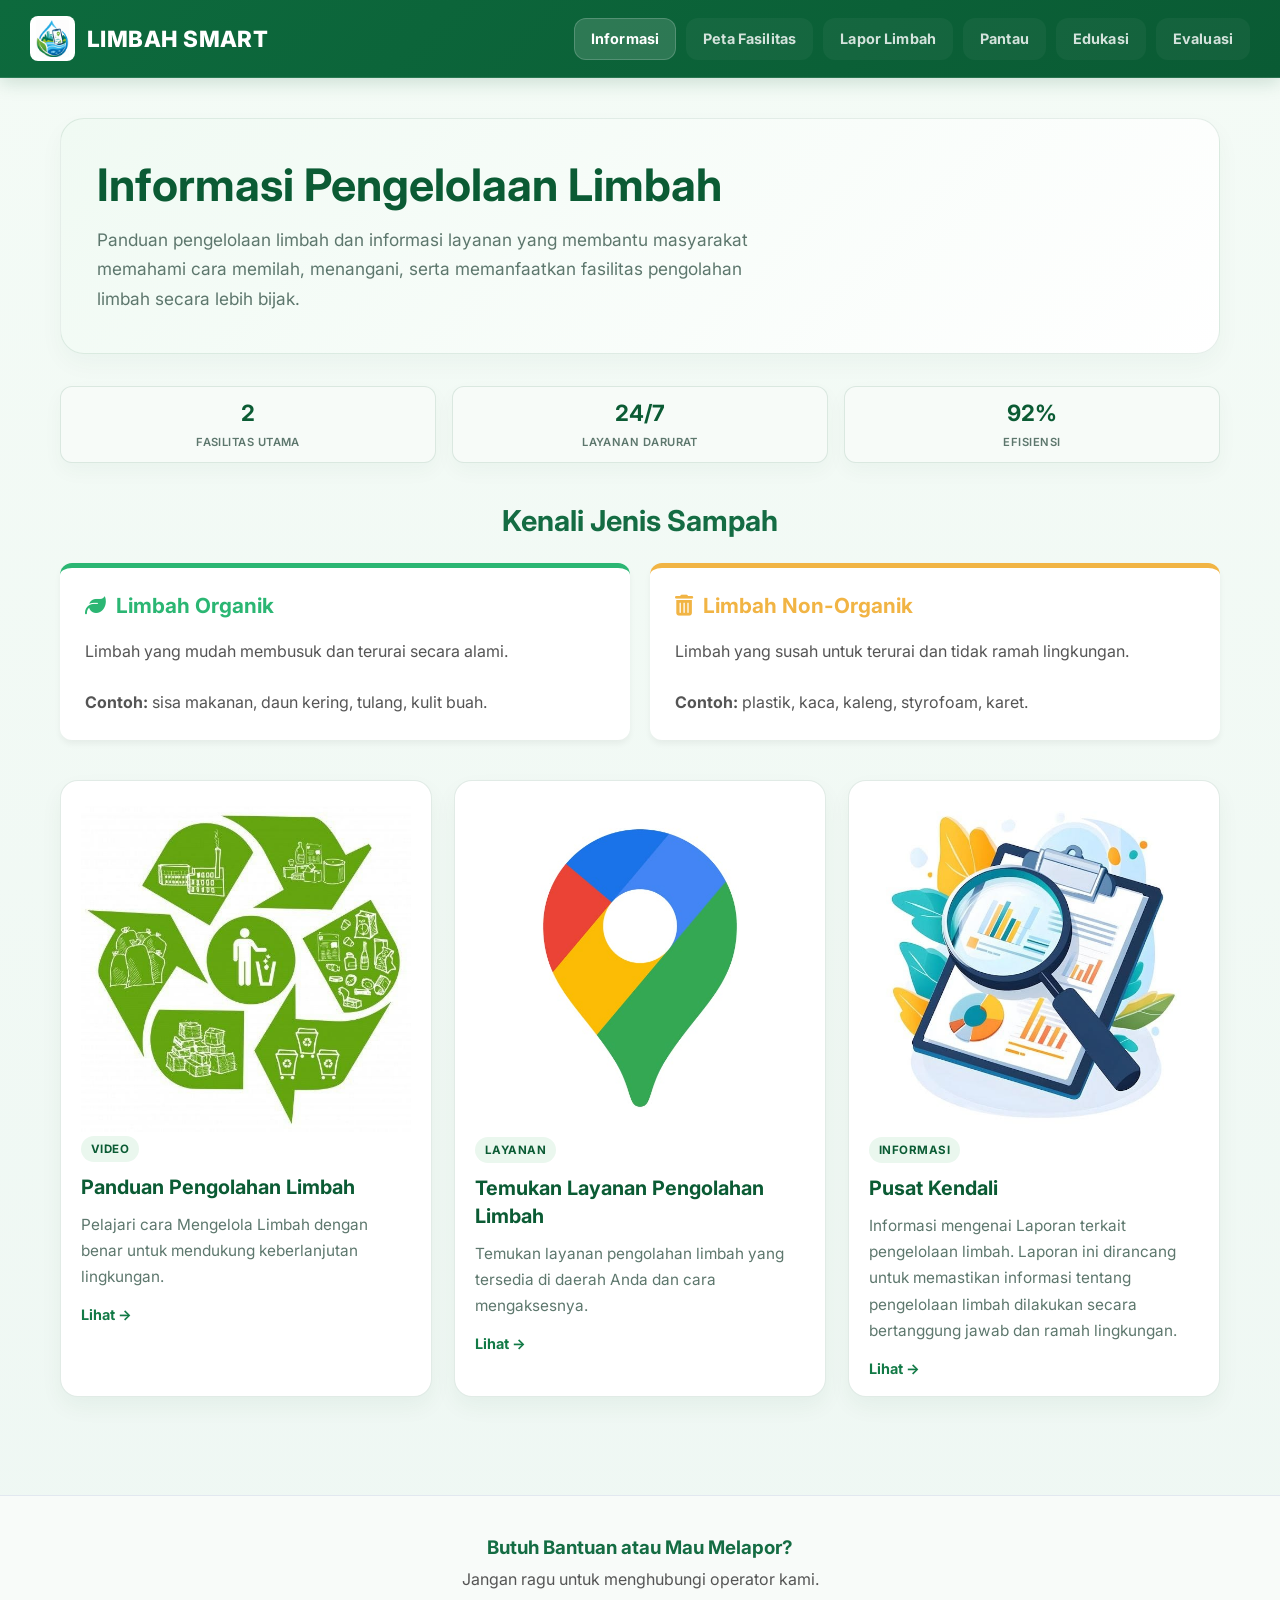
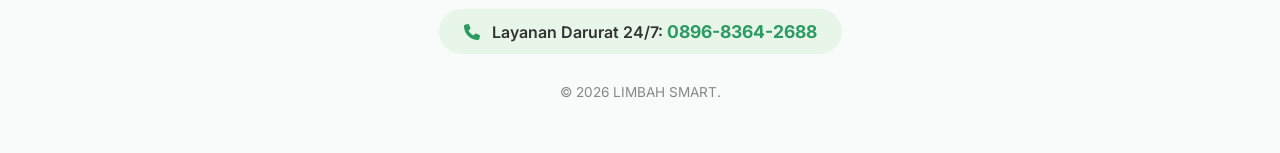
<file: index.html>
<!DOCTYPE html>
<html lang="id">
<head>
    <meta charset="UTF-8" />
    <meta name="viewport" content="width=device-width, initial-scale=1.0" />
    
    <title>Pengelolaan Limbah: Panduan &amp; Layanan | LIMBAH SMART</title>
    <meta name="description" content="Pelajari jenis limbah, cara mengelolanya, dan temukan informasi fasilitas serta layanan pengelolaan limbah melalui LIMBAH SMART." />
    <meta name="robots" content="index, follow" />
    <meta property="og:type" content="website" />
    <meta property="og:locale" content="id_ID" />
    <meta property="og:title" content="Pengelolaan Limbah | LIMBAH SMART" />
    <meta property="og:description" content="Panduan jenis limbah, pengelolaan, fasilitas, dan layanan untuk masyarakat." />
    <link rel="icon" type="image/png" href="logo.png">
    <link href="https://fonts.googleapis.com/css2?family=Inter:wght@400;500;600;700;800&display=swap" rel="stylesheet" />
    <link rel="stylesheet" href="https://cdnjs.cloudflare.com/ajax/libs/font-awesome/6.4.0/css/all.min.css" />
    <link rel="stylesheet" href="style.css" />
    <style>
        .hero h1 {
            margin: 0 0 12px;
            font-size: clamp(2rem, 4vw, 2.8rem);
            color: var(--green-900);
            line-height: 1.2;
        }
    </style>
  <meta name="google-site-verification" content="2adEpEyQBLhI-SVwzEgvsaIX6ro2l11Eip681XDTUWU" />
</head>
<body>
    <header>
        <div class="brand">
            <img src="logo.png" alt="Logo LIMBAH SMART" width="40" height="40"  />
            <span>LIMBAH SMART</span>
        </div>

        <nav aria-label="Navigasi utama">
            <a href="index.html" class="active">Informasi</a>
            <a href="peta.html">Peta Fasilitas</a>
            <a href="lapor.html">Lapor Limbah</a>
            <a href="pantau.html">Pantau</a>
            <a href="edukasi.html">Edukasi</a>
            <a href="dashboard.html">Evaluasi</a>
        </nav>
    </header>

    <main class="container">
        <section class="hero">
            <h1>Informasi Pengelolaan Limbah</h1>
            <p>Panduan pengelolaan limbah dan informasi layanan yang membantu masyarakat memahami cara memilah, menangani, serta memanfaatkan fasilitas pengolahan limbah secara lebih bijak.</p>
        </section>

        <div class="stats-row">
            <div class="stat-box">
                <strong>2</strong>
                <span>Fasilitas utama</span>
            </div>
            <div class="stat-box">
                <strong>24/7</strong>
                <span>Layanan darurat</span>
            </div>
            <div class="stat-box">
                <strong>92%</strong>
                <span>Efisiensi</span>
            </div>
        </div>

       <!-- Sesi Kotak Edukasi Sampah (Versi Bersih) -->
        <section class="jenis-sampah">
            <h2>Kenali Jenis Sampah </h2>
            <div class="sampah-grid">
                <div class="sampah-card organik">
                    <h3><i class="fa-solid fa-leaf"></i> Limbah Organik</h3>
                    <p>Limbah yang mudah membusuk dan terurai secara alami. <br><br><strong>Contoh:</strong> sisa makanan, daun kering, tulang, kulit buah.</p>
                </div>
                <div class="sampah-card anorganik">
                    <h3><i class="fa-solid fa-trash-can"></i> Limbah Non-Organik</h3>
                    <p>Limbah yang susah untuk terurai dan tidak ramah lingkungan. <br><br><strong>Contoh:</strong> plastik, kaca, kaleng, styrofoam, karet.</p>
                </div>
            </div>
        </section>
        <div class="grid-cards">
            <article class="card">
                <div class="card-body">
                    <img src="edukasi.jpg" alt="Edukasi Pengelolaan Limbah" width="100%" height="auto" />
                    <div class="tag">video</div>
                    <h3>Panduan Pengolahan Limbah</h3>
                    <p>Pelajari cara Mengelola Limbah dengan benar untuk mendukung keberlanjutan lingkungan.</p>
                    <a href="edukasi.html" class="card-link">Lihat →</a>
                </div>
            </article>

            <article class="card">
                <div class="card-body">
                    <img src="Maps.jpg" alt="Peta Fasilitas" width="100%" height="auto" />
                    <div class="tag">Layanan</div>
                    <h3>Temukan Layanan Pengolahan Limbah</h3>
                    <p>Temukan layanan pengolahan limbah yang tersedia di daerah Anda dan cara mengaksesnya.</p>
                    <a href="peta.html" class="card-link">Lihat  →</a>
                </div>
            </article>

            <article class="card">
                <div class="card-body">
                    <img src="informasi.jpg" alt="Pusat Kendali" width="100%" height="auto" />
                    <div class="tag">Informasi</div>
                    <h3>Pusat Kendali</h3>
                    <p>Informasi mengenai Laporan terkait pengelolaan limbah. Laporan ini dirancang untuk memastikan informasi tentang pengelolaan limbah dilakukan secara bertanggung jawab dan ramah lingkungan.</p>
                    <a href="dashboard.html" class="card-link">Lihat  →</a>
                </div>
            </article>
        </div>
    </main>
    <!-- Footer yang Seharusnya Ada Sejak Awal -->
    <footer style="background-color: #f8fbf9; padding: 40px 20px; text-align: center; border-top: 1px solid #e2e8f0; margin-top: 50px;">
        <h3 style="color: #146c43; margin: 0 0 10px 0;">Butuh Bantuan atau Mau Melapor?</h3>
        <p style="color: #555; margin: 0 0 20px 0;">Jangan ragu untuk menghubungi operator kami.</p>
        
        <div style="display: inline-block; background: #e8f5e9; padding: 12px 25px; border-radius: 50px;">
            <i class="fa-solid fa-phone" style="color: #2b9b62; margin-right: 8px;"></i>
            <span style="font-weight: 600; color: #333;">Layanan Darurat 24/7: </span>
            <a href="tel:+6289683642688" style="color: #2b9b62; font-weight: bold; text-decoration: none; font-size: 1.1rem;">0896-8364-2688</a>
        </div>
        
        <p style="font-size: 0.85rem; color: #888; margin-top: 30px;">
            &copy; 2026 LIMBAH SMART.
        </p>
    </footer>
</body>
</html>
</file>
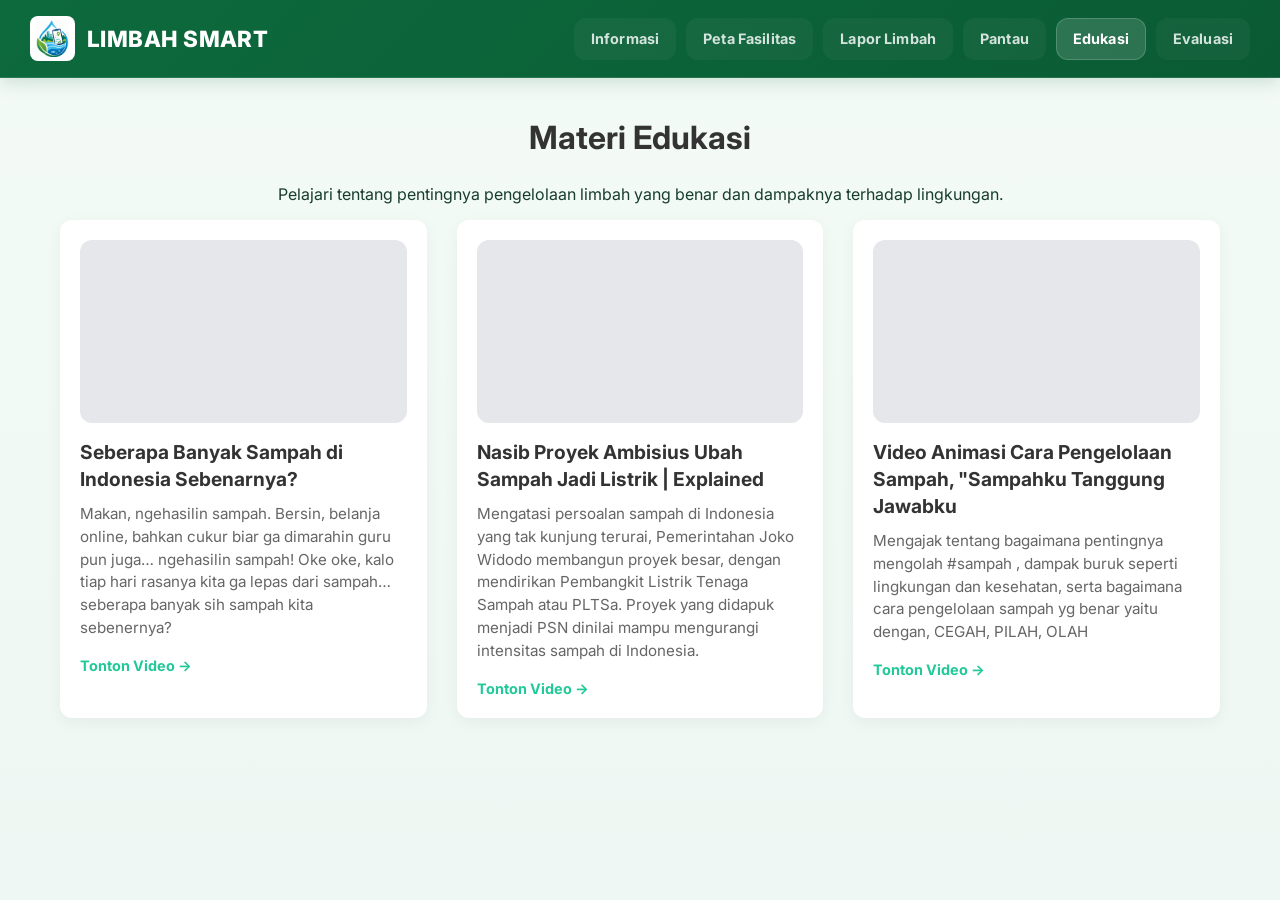
<file: edukasi.html>
<!DOCTYPE html>
<html lang="id">
<head>
    <meta charset="UTF-8">
    <meta name="viewport" content="width=device-width, initial-scale=1.0">
    <link href="style.css" rel="stylesheet" />
    <title>LIMBAH SMART - Edukasi</title>
    <link rel="icon" type="image/png" href="logo.png">
</head>
<body>

    <header>
        <div class="brand">
            <img src="logo.png" alt="Logo LIMBAH SMART" width="40" height="40" />
            <span>LIMBAH SMART</span>
        </div>
        <nav>
            <a href="index.html">Informasi</a>
            <a href="peta.html">Peta Fasilitas</a>
            <a href="lapor.html">Lapor Limbah</a>
            <a href="pantau.html">Pantau</a>
            <a href="edukasi.html" class="active">Edukasi</a>
            <a href="dashboard.html">Evaluasi</a>
        </nav>
    </header>

    <div class="container">
        <div class="header-section">
            <h2 style="text-align: center; font-size: 2rem; color: #333;">Materi Edukasi</h2>
            <p style="text-align: center;">Pelajari tentang pentingnya pengelolaan limbah yang benar dan dampaknya terhadap lingkungan.</p>
        </div>
        
        <div class="edu-grid">
            <!-- Kartu Edukasi 1 -->
            <div class="edu-card">
                <div class="edu-content">
                    <iframe width="560" height="315" src="https://www.youtube.com/embed/dGMtqjYlAbg?si=jf9B4TW9JYC73f9w" title="YouTube video player" frameborder="0" allow="accelerometer; autoplay; clipboard-write; encrypted-media; gyroscope; picture-in-picture; web-share" referrerpolicy="strict-origin-when-cross-origin" allowfullscreen></iframe>
                    <h3>Seberapa Banyak Sampah di Indonesia Sebenarnya?</h3>
                    <p>Makan, ngehasilin sampah. Bersin, belanja online, bahkan cukur biar ga dimarahin guru pun juga… ngehasilin sampah! Oke oke, kalo tiap hari rasanya kita ga lepas dari sampah… seberapa banyak sih sampah kita sebenernya?</p>
                    <a href="https://youtu.be/dGMtqjYlAbg?si=maSpDXQPZopHnfJQ" class="edu-btn">Tonton Video &rarr;</a>
                </div>
            </div>

            <!-- Kartu Edukasi 2 -->
            <div class="edu-card">
               
                <div class="edu-content">
                    <iframe width="560" height="315" src="https://www.youtube.com/embed/XFgKpqIRN5I?si=d7H0QEVN8UtH71nP" title="YouTube video player" frameborder="0" allow="accelerometer; autoplay; clipboard-write; encrypted-media; gyroscope; picture-in-picture; web-share" referrerpolicy="strict-origin-when-cross-origin" allowfullscreen></iframe>
                    <h3>Nasib Proyek Ambisius Ubah Sampah Jadi Listrik | Explained</h3>
                    <p>Mengatasi persoalan sampah di Indonesia yang tak kunjung terurai, Pemerintahan Joko Widodo membangun proyek besar, dengan mendirikan Pembangkit Listrik Tenaga Sampah atau PLTSa. Proyek yang didapuk menjadi PSN dinilai mampu mengurangi intensitas sampah di Indonesia.</p>
                    <a href="https://youtu.be/XFgKpqIRN5I?si=Eia0EaGh1GafS0z1" class="edu-btn">Tonton Video &rarr;</a>
                </div>
            </div>

            <!-- Kartu Edukasi 3 -->
            <div class="edu-card">
                <div class="edu-content">
                  <iframe width="560" height="315" src="https://www.youtube.com/embed/CGd3lgxReFE?si=OQuC-DsDN6r2FhiN" title="YouTube video player" frameborder="0" allow="accelerometer; autoplay; clipboard-write; encrypted-media; gyroscope; picture-in-picture; web-share" referrerpolicy="strict-origin-when-cross-origin" allowfullscreen></iframe>
                    <h3>Video Animasi Cara Pengelolaan Sampah, "Sampahku Tanggung Jawabku</h3>
                    <p>Mengajak tentang bagaimana pentingnya mengolah #sampah , dampak buruk seperti lingkungan dan kesehatan, serta bagaimana cara pengelolaan sampah yg benar yaitu dengan, CEGAH, PILAH, OLAH </p>
                    <a href="https://youtu.be/CGd3lgxReFE?si=pbrD1gXr6Tum7amg" class="edu-btn">Tonton Video &rarr;</a>
                </div>
            </div>
        </div>
    </div>

</body>
</html>
</file>
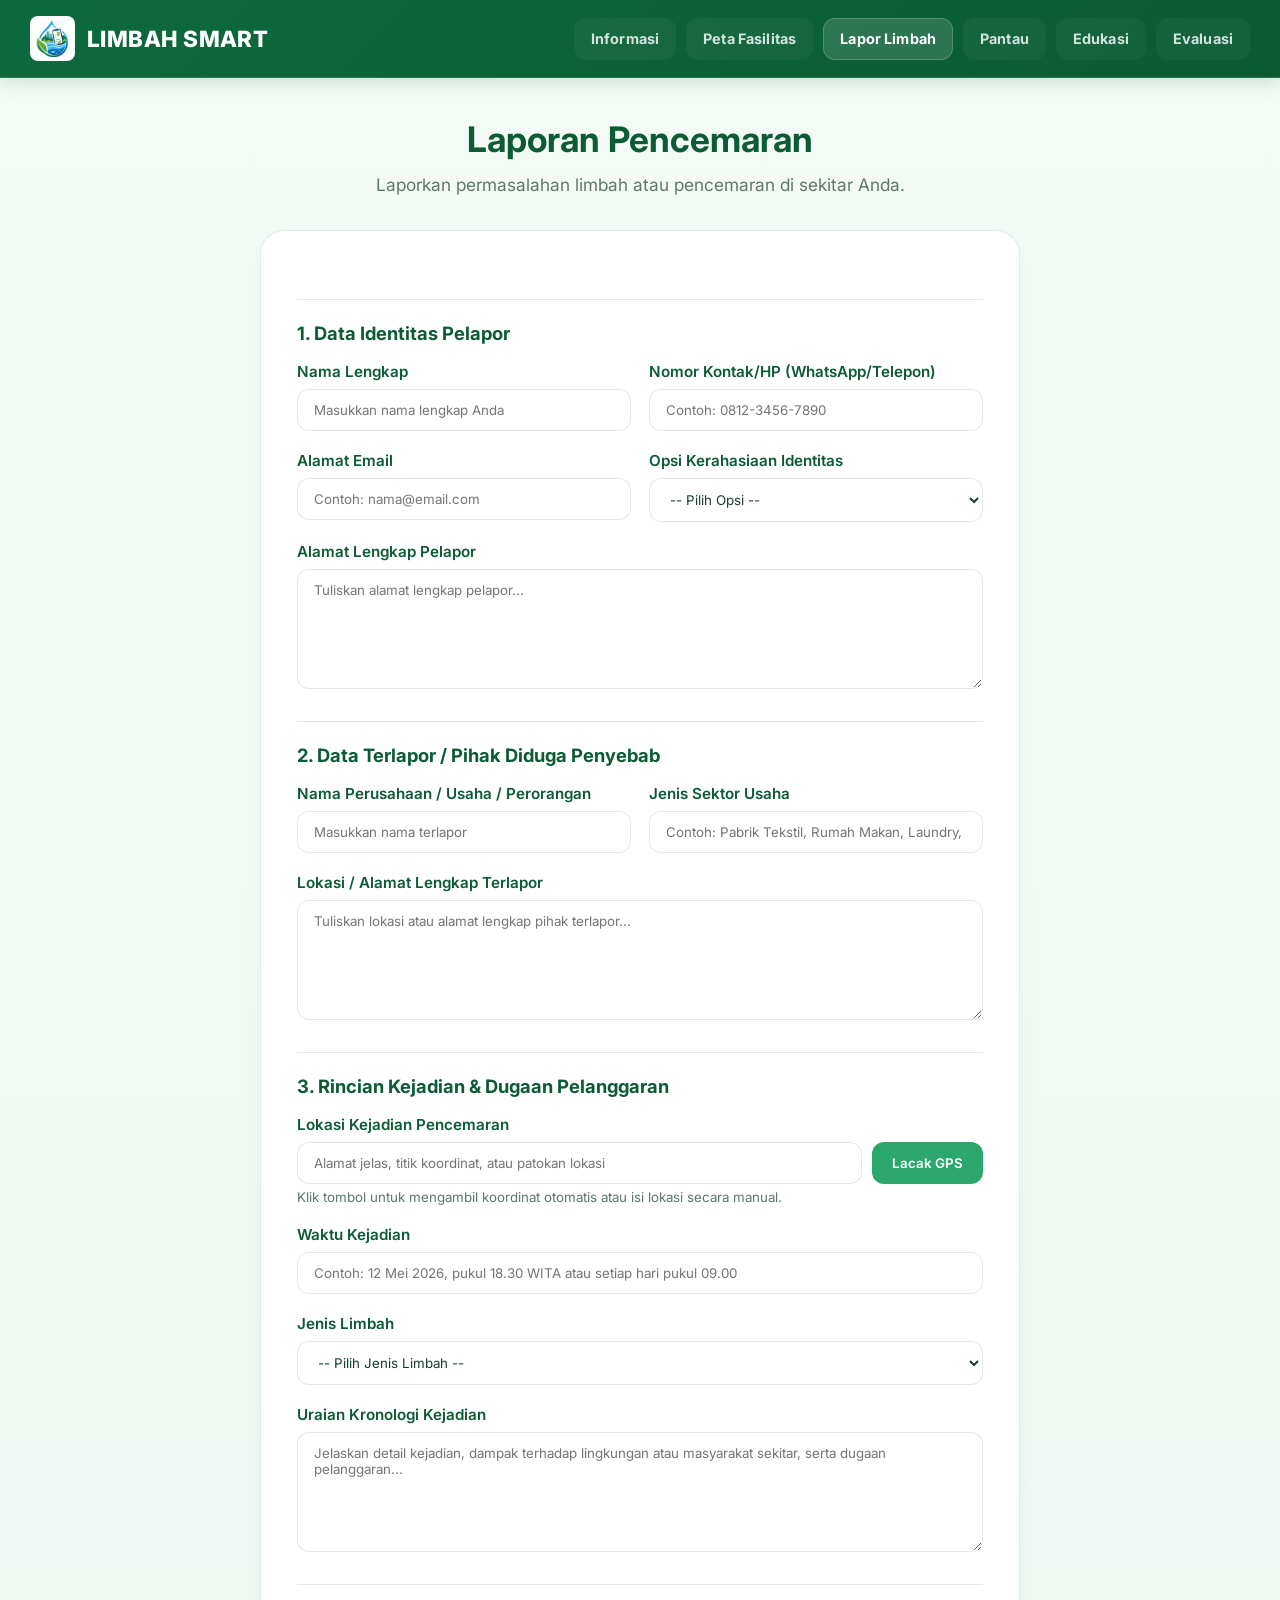
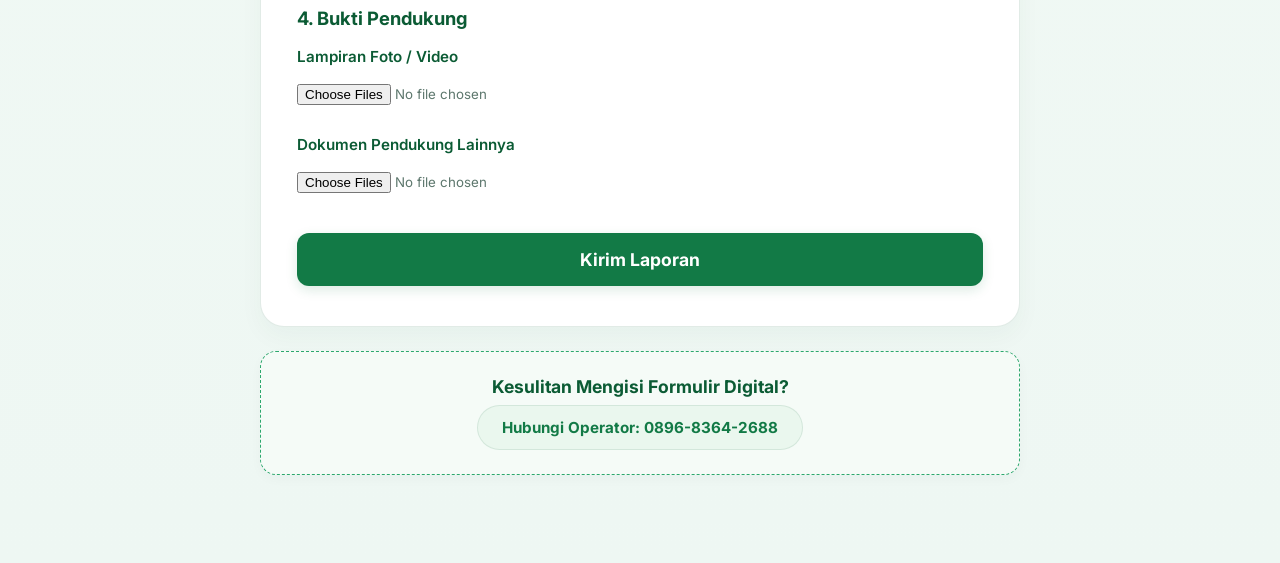
<file: lapor.html>
<!DOCTYPE html>
<html lang="id">
<head>
    <meta charset="UTF-8">
    <meta name="viewport" content="width=device-width, initial-scale=1.0">
    <title>LIMBAH SMART - Lapor Limbah</title>
    <link rel="icon" type="image/png" href="logo.png">
    <link href="https://fonts.googleapis.com/css2?family=Inter:wght@400;500;600;700;800&display=swap" rel="stylesheet" />
    <link href="style.css" rel="stylesheet" />
    <style>
        

        .container { 
            max-width: 800px;
            margin: 40px auto; 
            padding: 0 20px 48px;
        }

        .header-section {
            margin-bottom: 30px;
            text-align: center;
        }

        .header-section h2 {
            font-size: 2.2rem;
            color: var(--green-900);
            margin: 0 0 10px;
            line-height: 1.2;
        }
        
        .header-section p {
            font-size: 1.08rem;
            color: var(--text-soft);
            margin: 0;
            line-height: 1.7;
        }
        
        @media (max-width: 800px) {
           
            .container {
                margin-top: 24px;
            }

            .form-card {
                padding: 28px 22px;
            }
        }
     
        .brand img {
            width: 45px;
            height: 45px;
            object-fit: contain;
            border-radius: 8px;
            background: #ffffff; /* Memaksa latar putih agar logo tidak mati */
            padding: 4px;
            mix-blend-mode: normal; 
        }
    </style>
</head>
<body>

    <header>
        <div class="brand">
            <img src="logo.png" alt="Logo LIMBAH SMART" width="40" height="40" />
            <span>LIMBAH SMART</span>
        </div>
        <nav>
            <a href="index.html">Informasi</a>
            <a href="peta.html">Peta Fasilitas</a>
            <a href="lapor.html" class="active">Lapor Limbah</a>
            <a href="pantau.html">Pantau</a>
            <a href="edukasi.html">Edukasi</a>
            <a href="dashboard.html">Evaluasi</a>
        </nav>
    </header>

    <div class="container">
        <div class="header-section">
            <h2>Laporan Pencemaran</h2>
            <p>Laporkan permasalahan limbah atau pencemaran di sekitar Anda.</p>
        </div>

        <div class="form-card">
            <form id="formLapor" onsubmit="submitLaporan(event)">
                <div class="form-section">
                    <h3>1. Data Identitas Pelapor</h3>

                    <div class="form-row">
                        <div class="form-group">
                            <label for="nama">Nama Lengkap</label>
                            <input type="text" id="nama" placeholder="Masukkan nama lengkap Anda" required>
                        </div>

                        <div class="form-group">
                            <label for="kontak">Nomor Kontak/HP (WhatsApp/Telepon)</label>
                            <input type="tel" id="kontak" placeholder="Contoh: 0812-3456-7890" required>
                        </div>
                    </div>

                    <div class="form-row">
                        <div class="form-group">
                            <label for="email">Alamat Email</label>
                            <input type="email" id="email" placeholder="Contoh: nama@email.com" required>
                        </div>

                        <div class="form-group">
                            <label for="kerahasiaan">Opsi Kerahasiaan Identitas</label>
                            <select id="kerahasiaan" required>
                                <option value="">-- Pilih Opsi --</option>
                                <option value="Anonim">Ingin identitas dirahasiakan/anonim</option>
                                <option value="Publik">Boleh dipublikasikan</option>
                                <option value="Bergantung">Boleh dipublikasikan dengan syarat tertentu</option>
                            </select>
                        </div>
                    </div>

                    <div class="form-group">
                        <label for="alamat-pelapor">Alamat Lengkap Pelapor</label>
                        <textarea id="alamat-pelapor" placeholder="Tuliskan alamat lengkap pelapor..." required></textarea>
                    </div>
                </div>

                <div class="form-section">
                    <h3>2. Data Terlapor / Pihak Diduga Penyebab</h3>

                    <div class="form-row">
                        <div class="form-group">
                            <label for="nama-terlapor">Nama Perusahaan / Usaha / Perorangan</label>
                            <input type="text" id="nama-terlapor" placeholder="Masukkan nama terlapor" required>
                        </div>

                        <div class="form-group">
                            <label for="sektor-usaha">Jenis Sektor Usaha</label>
                            <input type="text" id="sektor-usaha" placeholder="Contoh: Pabrik Tekstil, Rumah Makan, Laundry, Bengkel" required>
                        </div>
                    </div>

                    <div class="form-group">
                        <label for="alamat-terlapor">Lokasi / Alamat Lengkap Terlapor</label>
                        <textarea id="alamat-terlapor" placeholder="Tuliskan lokasi atau alamat lengkap pihak terlapor..." required></textarea>
                    </div>
                </div>

                <div class="form-section">
                    <h3>3. Rincian Kejadian &amp; Dugaan Pelanggaran</h3>

                    <div class="form-group">
                        <label>Lokasi Kejadian Pencemaran</label>
                        <div class="location-group">
                            <input type="text" id="koordinat" placeholder="Alamat jelas, titik koordinat, atau patokan lokasi" readonly required>
                            <button type="button" class="btn-location" onclick="dapatkanLokasi()">Lacak GPS</button>
                        </div>
                        <small style="color: var(--text-soft); margin-top: 5px; display: block;">Klik tombol untuk mengambil koordinat otomatis atau isi lokasi secara manual.</small>
                    </div>

                    <div class="form-group">
                        <label for="waktu-kejadian">Waktu Kejadian</label>
                        <input type="text" id="waktu-kejadian" placeholder="Contoh: 12 Mei 2026, pukul 18.30 WITA atau setiap hari pukul 09.00" required>
                    </div>

                    <div class="form-group">
                        <label for="jenis-limbah">Jenis Limbah</label>
                        <select id="jenis-limbah" required>
                            <option value="">-- Pilih Jenis Limbah --</option>
                            <option value="Limbah cair">Limbah cair</option>
                            <option value="Limbah padat/sampah">Limbah padat/sampah</option>
                            <option value="Limbah B3">Limbah B3</option>
                            <option value="Udara/asap">Udara/asap</option>
                            <option value="organik">Organik</option>
                            <option value="anorganik">Anorganik</option>
                        </select>
                    </div>

                    <div class="form-group">
                        <label for="kronologi">Uraian Kronologi Kejadian</label>
                        <textarea id="kronologi" placeholder="Jelaskan detail kejadian, dampak terhadap lingkungan atau masyarakat sekitar, serta dugaan pelanggaran..." required></textarea>
                    </div>
                </div>

                <div class="form-section">
                    <h3>4. Bukti Pendukung</h3>

                    <div class="form-group">
                        <label for="lampiran-foto">Lampiran Foto / Video</label>
                        <input type="file" id="lampiran-foto" accept="image/*,video/*" multiple>
                    </div>

                    <div class="form-group">
                        <label for="dokumen-pendukung">Dokumen Pendukung Lainnya</label>
                        <input type="file" id="dokumen-pendukung" accept=".pdf,.doc,.docx,.xls,.xlsx,.jpg,.jpeg,.png,.mp4,.mov" multiple>
                    </div>
                </div>

                <button type="submit" class="btn-submit">Kirim Laporan</button>
            </form>
        </div>

        <!-- Catatan untuk Lansia -->
        <div class="contact-note">
            <strong>Kesulitan Mengisi Formulir Digital?</strong>
            <a href="tel:+6289683642688" class="btn-call">Hubungi Operator: 0896-8364-2688</a>
        </div>

    </div>

    <script>
        // Inilah "kecerdasan buatan" di balik inovasi dua hari Anda
        function dapatkanLokasi() {
            const inputKoordinat = document.getElementById('koordinat');
            inputKoordinat.value = "Mencari sinyal...";
            
            if (navigator.geolocation) {
                navigator.geolocation.getCurrentPosition(
                    function(position) {
                        inputKoordinat.value = position.coords.latitude + ", " + position.coords.longitude;
                    },
                    function(error) {
                        inputKoordinat.value = "-8.5255, 115.1706 (Mengwi, Titik Simulasi)";
                        alert("Gagal membaca GPS asli. Memasukkan koordinat simulasi area lokal.");
                    },
                    { timeout: 20000 } // Timeout 20 detik
                );
            } else {
                inputKoordinat.value = "Browser Anda terlalu primitif untuk fitur ini.";
            }
        }

        function submitLaporan(event) {
            event.preventDefault(); 
            
            const nama = document.getElementById('nama').value;
            
            // Membuat ID laporan abal-abal. Kita buat pendek (kurang dari 8 karakter) 
            // agar sesuai dengan logika "Baru Dikirim" di halaman pantau Anda.
            const fakeId = "LMB-" + Math.floor(1000 + Math.random() * 9000);
            
            alert(`Terima kasih, ${nama}! Laporan Anda telah berhasil "disimpan" dengan nomor tiket ${fakeId}. Sekarang Anda akan dilempar ke halaman pantau untuk melihat betapa lambatnya laporan ini diproses.`);
            
            // Mengarahkan panelis ke halaman pantau DENGAN membawa ID palsu di URL
            window.location.href = `pantau.html?id=${fakeId}`;
        }
    </script>
</body>
</html>
</file>
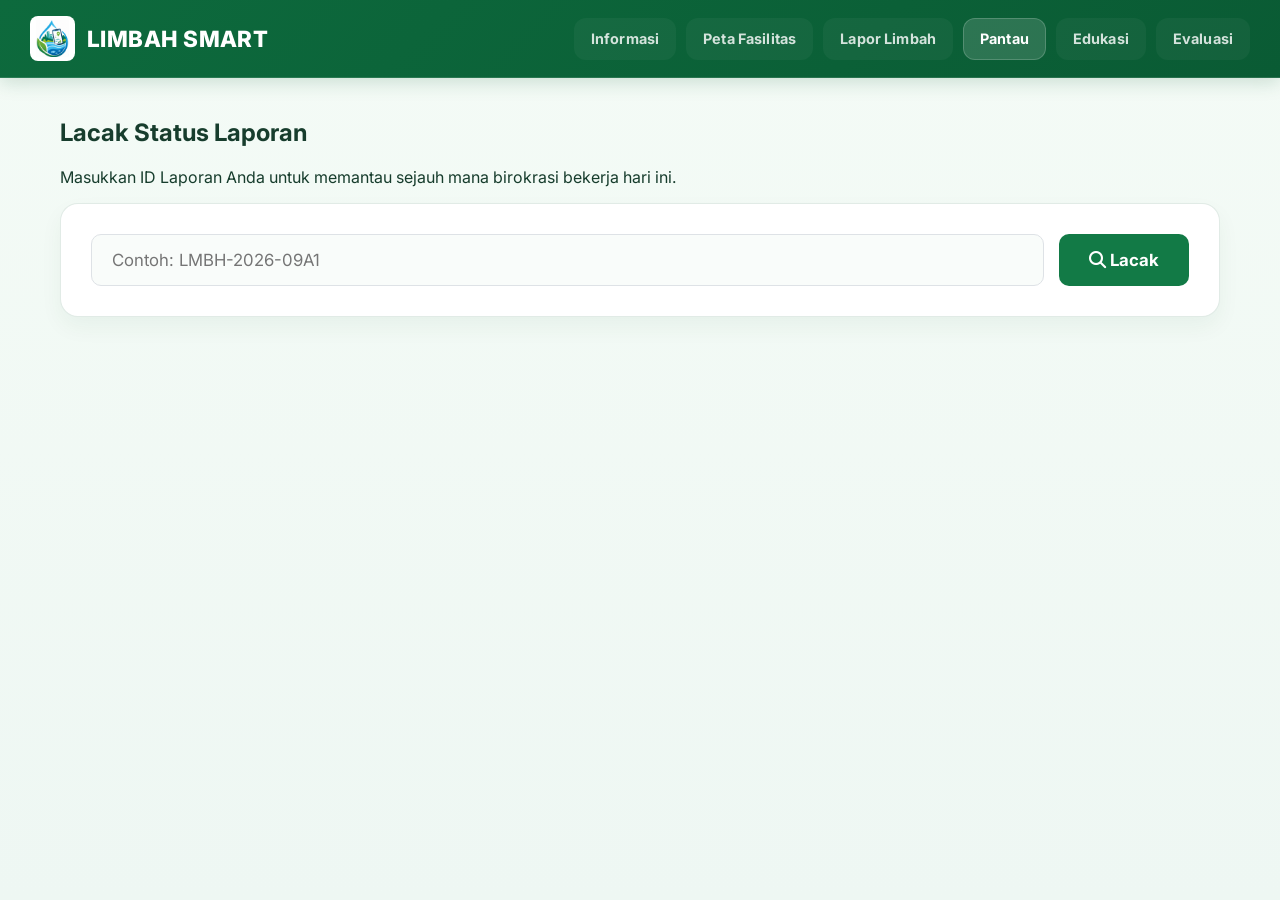
<file: pantau.html>
<!DOCTYPE html>
<html lang="id">
<head>
    <meta charset="UTF-8">
    <meta name="viewport" content="width=device-width, initial-scale=1.0">
    <title>LIMBAH SMART - Pantau Laporan</title>
    <link rel="icon" type="image/png" href="logo.png">
    <link href="https://fonts.googleapis.com/css2?family=Inter:wght@400;500;600;700;800&display=swap" rel="stylesheet" />
    <link rel="stylesheet" href="https://cdnjs.cloudflare.com/ajax/libs/font-awesome/6.4.0/css/all.min.css" />
    <link href="style.css" rel="stylesheet" />
</head>
<body>

    <header>
        <div class="brand">
            <img src="logo.png" alt="Logo LIMBAH SMART" width="40" height="40" />
            <span>LIMBAH SMART</span>
        </div>
        <nav>
            <a href="index.html">Informasi</a>
            <a href="peta.html">Peta Fasilitas</a>
            <a href="lapor.html">Lapor Limbah</a>
            <a href="pantau.html" class="active">Pantau</a>
            <a href="edukasi.html">Edukasi</a>
            <a href="dashboard.html">Evaluasi</a>
        </nav>
    </header>

    <div class="container">
        <div class="header-section">
            <h2>Lacak Status Laporan</h2>
            <p>Masukkan ID Laporan Anda untuk memantau sejauh mana birokrasi bekerja hari ini.</p>
        </div>

        <div class="search-card">
            <form id="formCari" onsubmit="cariLaporan(event)">
                <div class="search-group">
                    <input type="text" id="idLaporan" class="search-input" placeholder="Contoh: LMBH-2026-09A1" required>
                    <button type="submit" class="btn-search"><i class="fa-solid fa-magnifying-glass"></i> Lacak</button>
                </div>
            </form>
            <div id="loading" class="loading-text"><i class="fa-solid fa-spinner fa-spin"></i> Membongkar arsip pemerintah...</div>
        </div>

        <div class="tracking-result" id="trackingResult">
            <div class="tracking-header">
                <h3>Hasil Pencarian: <span id="resId"></span></h3>
                <p>Status terakhir diperbarui pada sistem pusat (atau setidaknya begitu pengakuannya).</p>
            </div>

            <div class="stepper">
                <div class="stepper-progress" id="progressLine"></div>
                
                <div class="step" id="step1">
                    <div class="circle"><i class="fa-solid fa-paper-plane"></i></div>
                    <div class="label">Dikirim</div>
                    <div class="desc">Laporan diterima server.</div>
                </div>
                
                <div class="step" id="step2">
                    <div class="circle"><i class="fa-solid fa-gears"></i></div>
                    <div class="label">Diproses</div>
                    <div class="desc">Sedang dirapatkan sambil minum kopi.</div>
                </div>
                
                <div class="step" id="step3">
                    <div class="circle"><i class="fa-solid fa-check"></i></div>
                    <div class="label">Selesai</div>
                    <div class="desc">Dianggap beres secara administratif.</div>
                </div>
            </div>

            <ul class="log-list" id="logList">
                <!-- Log riwayat akan dimunculkan oleh JS -->
            </ul>
        </div>
    </div>

 <script>
        // Fungsi untuk menangkap parameter 'id' dari URL saat halaman pertama kali dimuat
        window.onload = function() {
            const urlParams = new URLSearchParams(window.location.search);
            const idDariURL = urlParams.get('id');
            
            // Jika ada ID dari halaman lapor, otomatis isi form dan jalankan pencarian
            if(idDariURL) {
                document.getElementById('idLaporan').value = idDariURL;
                // Memaksa form untuk submit agar animasi loading fiktif Anda berjalan
                document.getElementById('formCari').dispatchEvent(new Event('submit'));
            }
        };

        // Simulasi logika bodong yang sengaja dirancang agar terlihat seperti sistem sungguhan
        function cariLaporan(event) {
            event.preventDefault();
            const inputId = document.getElementById('idLaporan').value.trim();
            const loading = document.getElementById('loading');
            const resultDiv = document.getElementById('trackingResult');
            
            // Reset UI
            resultDiv.style.display = 'none';
            loading.style.display = 'block';

            // Memberikan ilusi seolah-olah sedang melakukan query ke database berat
            setTimeout(() => {
                loading.style.display = 'none';
                tampilkanHasil(inputId);
            }, 1200);
        }

        function tampilkanHasil(id) {
            document.getElementById('resId').innerText = id;
            document.getElementById('trackingResult').style.display = 'block';

            const step1 = document.getElementById('step1');
            const step2 = document.getElementById('step2');
            const step3 = document.getElementById('step3');
            const progressLine = document.getElementById('progressLine');
            const logList = document.getElementById('logList');

            // Reset class
            step1.className = 'step';
            step2.className = 'step';
            step3.className = 'step';
            logList.innerHTML = '';

            // Membuat logika fiktif berdasarkan panjang karakter ID agar statusnya seolah-olah dinamis
            const charLength = id.length;

            if (charLength < 8) {
                // Skenario 1: Baru Dikirim (Ini yang akan terpicu dari ID palsu LMB-XXXX dari halaman lapor)
                step1.classList.add('completed');
                progressLine.style.width = '0%';
                logList.innerHTML = `
                    <li><div class="log-date">Sistem</div><div class="log-text">Laporan diterima dan tiket dibuat. Menunggu validasi petugas.</div></li>
                `;
            } else if (charLength >= 8 && charLength <= 12) {
                // Skenario 2: Sedang Diproses (Stuck)
                step1.classList.add('completed');
                step2.classList.add('active');
                progressLine.style.width = '50%';
                logList.innerHTML = `
                    <li><div class="log-date">Hari ini</div><div class="log-text">Petugas lapangan sedang memverifikasi lokasi pencemaran (atau sedang berteduh dari hujan).</div></li>
                    <li><div class="log-date">Kemarin</div><div class="log-text">Laporan diteruskan ke Dinas Lingkungan Hidup.</div></li>
                    <li><div class="log-date">2 Hari Lalu</div><div class="log-text">Laporan diterima server.</div></li>
                `;
            } else {
                // Skenario 3: Selesai
                step1.classList.add('completed');
                step2.classList.add('completed');
                step3.classList.add('completed');
                progressLine.style.width = '100%';
                logList.innerHTML = `
                    <li><div class="log-date">Hari ini</div><div class="log-text">Pembersihan selesai dilakukan. Laporan ditutup (semoga tidak terjadi lagi besok).</div></li>
                    <li><div class="log-date">Kemarin</div><div class="log-text">Tim kebersihan diturunkan ke titik koordinat.</div></li>
                    <li><div class="log-date">3 Hari Lalu</div><div class="log-text">Laporan diterima server.</div></li>
                `;
            }
            
            // Bersihkan URL dari parameter agar saat direfresh tidak mengulang animasi secara norak
            window.history.replaceState({}, document.title, window.location.pathname);
        }
    </script>
</body>
</html>
</file>
<file: style.css>
/* IMPORT FONT (Supaya Anda tidak lupa menambahkannya di edukasi.html) */
@import url('https://fonts.googleapis.com/css2?family=Inter:wght@400;500;600;700;800&display=swap');

/* VARIABEL GLOBAL (Disatukan dari semua file Anda) */
:root {
--green-900: #0b5b34;
--green-800: #127a46;
--green-700: #1a8f55;
--green-600: #2ca86d;
--green-100: #eaf7ee;
--green-50: #f5fbf7;
--text: #173d2d;
--text-soft: #5d776d;
--line: rgba(11, 91, 52, 0.12);
--surface: #ffffff;
--shadow: 0 12px 30px rgba(15, 81, 50, 0.10);
--danger: #e74c3c;
--warning: #f1b444;
--success: #2bb673;
--gray-300: #dee2e6;
--gray-500: #adb5bd;
}

/* RESET DASAR */

*{
box-sizing: border-box;
font-family: 'Inter', sans-serif;
}

html, body {
margin: 0;
padding: 0;
background: linear-gradient(180deg, #f4fbf6 0%, #eef7f3 100%);
color: var(--text);
min-height: 100vh;
}

a {
text-decoration: none;
}

/* HEADER & BRANDING */
header {
background: linear-gradient(135deg, #0d6a3d 0%, #0a5b34 100%);
height: 78px;
display: flex;
justify-content: space-between;
align-items: center;
padding: 0 30px;
border-bottom: 1px solid rgba(255,255,255,0.12);
box-shadow: 0 4px 18px rgba(11, 91, 52, 0.18);
position: sticky;
top: 0;
z-index: 100;
}

.brand {
display: flex;
align-items: center;
gap: 12px;
font-weight: 800;
font-size: 1.4rem;
color: #ffffff;
letter-spacing: 0.02em;
}

.brand img {
width: 45px;
height: 45px;
object-fit: contain;
border-radius: 8px;
background: #ffffff;
padding: 4px;
mix-blend-mode: normal;
}

.brand i {
color: #dff7e6;
font-size: 1.1rem;
}
/* =========================================================
   SESI KOTAK JENIS SAMPAH (Tolong jangan dirusak kodenya)
   ========================================================= */
.jenis-sampah {
    margin: 40px 0;
}

.jenis-sampah h2 {
    text-align: center;
    margin-bottom: 25px;
    font-size: 1.8rem;
    color: #146c43; /* Warna hijau gelap yang mendadak Anda sukai */
}

.sampah-grid {
    display: grid;
    grid-template-columns: repeat(auto-fit, minmax(300px, 1fr));
    gap: 20px;
}

/* Base Card Style */
.sampah-card {
    background: #ffffff;
    padding: 25px;
    border-radius: 12px;
    box-shadow: 0 4px 6px rgba(0,0,0,0.05);
    transition: transform 0.3s ease, box-shadow 0.3s ease; /* Animasi mulus */
}

/* Animasi hover biar tidak kaku */
.sampah-card:hover {
    transform: translateY(-5px);
    box-shadow: 0 8px 15px rgba(0,0,0,0.1);
}

.sampah-card h3 {
    margin-top: 0;
    display: flex;
    align-items: center;
    gap: 10px;
    font-size: 1.3rem;
}

.sampah-card p {
    color: #555;
    line-height: 1.6;
    margin-bottom: 0;
}

/* Spesifik untuk Organik */
.sampah-card.organik {
    border-top: 5px solid #2bb673; /* Hijau cerah */
}
.sampah-card.organik h3 {
    color: #2bb673;
}

/* Spesifik untuk Anorganik */
.sampah-card.anorganik {
    border-top: 5px solid #f1b444; /* Kuning/Oranye */
}
.sampah-card.anorganik h3 {
    color: #f1b444;
}

.badge.TPS3R {
    background-color: #e3f2fd; /* Biru muda */
    color: #1976d2; /* Biru tua */
    border: 1px solid #bbdefb;
}


/* NAVIGASI YANG KONSISTEN */
nav {
display: flex;
align-items: center;
gap: 10px;
flex-wrap: wrap;
}

nav a {
display: inline-flex;
align-items: center;
justify-content: center;
min-height: 42px;
padding: 10px 16px;
border-radius: 12px;
color: rgba(255,255,255,0.82);
font-size: 0.9rem;
font-weight: 700;
letter-spacing: 0.01em;
line-height: 1.2;
border: 1px solid transparent;
background: rgba(255,255,255,0.04);
transition: background-color 0.2s ease, color 0.2s ease, border-color 0.2s ease, box-shadow 0.2s ease;
}

nav a:hover,
nav a.active {
background: rgba(255,255,255,0.14);
color: #ffffff;
border-color: rgba(255,255,255,0.18);
box-shadow: none;
transform: none;
}


        .container {
            max-width: 1200px;
            margin: 40px auto;
            padding: 0 20px 48px;
        }

        .hero {
            background: linear-gradient(135deg, #f0faf3 0%, #ffffff 100%);
            border: 1px solid rgba(11, 91, 52, 0.10);
            border-radius: 24px;
            padding: 40px 36px;
            margin-bottom: 32px;
            box-shadow: 0 10px 25px rgba(17, 74, 48, 0.04);
        }

        .hero h2 {
            margin: 0 0 12px;
            font-size: clamp(2rem, 4vw, 2.8rem);
            color: var(--green-900);
            line-height: 1.2;
        }

        .hero p {
            margin: 0;
            max-width: 700px;
            color: var(--text-soft);
            font-size: 1.08rem;
            line-height: 1.7;
        }

        .stats-row {
            display: grid;
            grid-template-columns: repeat(auto-fit, minmax(180px, 1fr));
            gap: 16px;
            margin: 22px 0 32px;
        }

        .stat-box {
            background: #ffffff;
            border: 1px solid var(--line);
            border-radius: 18px;
            padding: 20px 18px;
            box-shadow: 0 8px 20px rgba(17, 74, 48, 0.04);
        }

        .stat-box strong {
            display: block;
            font-size: 1.8rem;
            color: var(--green-800);
            margin-bottom: 6px;
        }

        .stat-box span {
            color: var(--text-soft);
            font-size: 0.8rem;
            text-transform: uppercase;
            letter-spacing: 0.08em;
            font-weight: 700;
        }

        .grid-cards {
            display: grid;
            grid-template-columns: repeat(auto-fit, minmax(280px, 1fr));
            gap: 22px;
        }

        .card {
            background: #ffffff;
            border: 1px solid var(--line);
            border-radius: 18px;
            overflow: hidden;
            box-shadow: 0 10px 22px rgba(17, 74, 48, 0.05);
            transition: 0.2s ease;
        }

        .card:hover {
            transform: translateY(-3px);
            box-shadow: var(--shadow);
        }

        .card-visual {
            height: 180px;
            display: flex;
            align-items: center;
            justify-content: center;
            font-size: 3.2rem;
            color: #ffffff;
        }

        .visual-one { background: linear-gradient(135deg, #7bcf6d, #1d7a4d); }
        .visual-two { background: linear-gradient(135deg, #7fd1d7, #1d7a4d); }
        .visual-three { background: linear-gradient(135deg, #f4c96a, #2b9b62); }

        .card-body {
            padding: 22px 20px 18px;
        }

        .tag {
            display: inline-flex;
            padding: 6px 10px;
            border-radius: 999px;
            background: var(--green-100);
            color: var(--green-900);
            font-size: 0.72rem;
            font-weight: 700;
            letter-spacing: 0.04em;
            text-transform: uppercase;
            margin-bottom: 12px;
        }

        .card h3 {
            margin: 0 0 10px;
            color: var(--green-900);
            font-size: 1.24rem;
            line-height: 1.4;
        }

        .card p {
            margin: 0;
            color: var(--text-soft);
            line-height: 1.7;
            font-size: 0.96rem;
        }

        .card-link {
            display: inline-block;
            margin-top: 16px;
            color: var(--green-800);
            font-weight: 700;
            font-size: 0.9rem;
        }

        .logo-maksa {
    /* Jika background aslinya putih, ini akan membuatnya tembus pandang */
    mix-blend-mode: multiply; 
    
    /* Memaksa kontras agar logo tidak terlalu mati saat menabrak warna gelap */
    filter: contrast(1.2) brightness(1.1); 
    
    border-radius: 12px;
}
        .brand img {
                width: 45px;
                height: 45px;
                object-fit: contain;
                border-radius: 8px;
                background: #ffffff; /* Memaksa latar putih agar logo tidak mati */
                padding: 4px;
                mix-blend-mode: normal; 
         }

/* RESPONSIVITAS MOBILE (Seragam untuk semua halaman) */
@media (max-width: 800px) {
header {
height: auto;
padding: 16px 18px;
flex-direction: column;
align-items: flex-start;
gap: 12px;
}

nav {
    width: 100%;
}

nav a {
    flex: 1 1 calc(50% - 10px);
    text-align: center;
    padding: 10px 12px;
}


}

/* PETA & PANTAU */
        .app-shell {
            display: flex;
            flex: 1;
            min-height: 0;
        }

        .sidebar {
            width: 330px;
            background: linear-gradient(180deg, #ffffff 0%, #f7fbf8 100%);
            border-right: 1px solid var(--line);
            display: flex;
            flex-direction: column;
        }

        .sidebar-header {
            padding: 20px 18px 16px;
            background: linear-gradient(180deg, #ffffff 0%, #f7fbf8 100%);
            border-bottom: 1px solid var(--line);
        }

        .sidebar-header h2 {
            margin: 0 0 16px;
            font-size: 0.82rem;
            letter-spacing: 0.08em;
            text-transform: uppercase;
            color: var(--text-soft);
            font-weight: 700;
        }

        .search-box {
            position: relative;
            margin-bottom: 12px;
        }

        .search-box i {
            position: absolute;
            left: 12px;
            top: 50%;
            transform: translateY(-50%);
            color: var(--text-soft);
            font-size: 0.85rem;
        }

        .search-input,
        .filter-select {
            width: 100%;
            border: 1px solid var(--line);
            background: #f9fcfa;
            border-radius: 10px;
            color: var(--text);
            font-size: 0.92rem;
            padding: 11px 12px 11px 38px;
            outline: none;
            transition: 0.2s ease;
        }

        .filter-select {
            padding-left: 12px;
        }

        .search-input:focus,
        .filter-select:focus {
            border-color: rgba(31, 122, 77, 0.45);
            box-shadow: 0 0 0 4px rgba(31, 122, 77, 0.08);
            background: #ffffff;
        }

        .facility-list {
            padding: 16px;
            overflow-y: auto;
            background: #f9fbfa;
            flex: 1;
        }

        .facility-item {
            background: #ffffff;
            border: 1px solid var(--line);
            border-radius: 14px;
            padding: 16px 14px;
            margin-bottom: 12px;
            cursor: pointer;
            transition: 0.2s ease;
            box-shadow: 0 6px 16px rgba(17, 74, 48, 0.03);
        }

        .facility-item:hover {
            transform: translateY(-1px);
            border-color: rgba(31, 122, 77, 0.36);
            box-shadow: 0 10px 22px rgba(17, 74, 48, 0.08);
        }

        .facility-item.active {
            border-color: rgba(31, 122, 77, 0.55);
            background: linear-gradient(180deg, #ffffff 0%, #f1faf4 100%);
        }

        .facility-header {
            display: flex;
            justify-content: space-between;
            align-items: start;
            gap: 12px;
            margin-bottom: 10px;
        }

        .facility-item h4 {
            margin: 0;
            font-size: 1rem;
            color: var(--green-900);
            line-height: 1.35;
        }

        .facility-item p {
            margin: 0;
            color: var(--text-soft);
            font-size: 0.84rem;
            line-height: 1.6;
        }

        .badge-group {
            display: flex;
            flex-wrap: wrap;
            gap: 8px;
            margin-top: 12px;
        }

        .badge {
            display: inline-flex;
            align-items: center;
            gap: 6px;
            padding: 6px 9px;
            border-radius: 999px;
            font-size: 0.72rem;
            font-weight: 700;
            letter-spacing: 0.02em;
        }

        .badge.ipal { background: #e6f6ff; color: #0f5d86; }
        .badge.banksampah { background: #eafaf0; color: #1c7a47; }
        .badge.sedotwc { background: #fff4e7; color: #b96a14; }

        .status-dot {
            width: 11px;
            height: 11px;
            border-radius: 50%;
            display: inline-block;
            flex-shrink: 0;
            box-shadow: 0 0 0 2px #ffffff;
        }

        .status-normal { background: var(--success); }
        .status-warning { background: var(--warning); }
        .status-error { background: var(--danger); }

        .map-area {
            position: relative;
            flex: 1;
            min-width: 0;
        }

        #map {
            width: 100%;
            height: 100%;
            background: #eaf3ec;
        }
     
        .live-gps-btn {
            position: absolute; left: 22px; bottom: 22px; z-index: 500;
            background: #004d40; color: white; border: none; padding: 12px 18px;
            border-radius: 12px; font-weight: 700; cursor: pointer; box-shadow: 0 6px 20px rgba(0,0,0,0.2);
            display: flex; align-items: center; gap: 8px; transition: 0.2s;
        }
        .live-gps-btn:hover { background: #00332a; transform: translateY(-2px); }
        .live-gps-btn.active-live { background: #e74c3c; }

        .floating-card {
            position: absolute;
            right: 22px;
            top: 22px;
            width: 240px;
            z-index: 500;
            background: rgba(255,255,255,0.86);
            border: 1px solid rgba(20, 108, 67, 0.1);
            border-radius: 18px;
            box-shadow: var(--shadow);
            backdrop-filter: blur(8px);
            padding: 16px 18px;
        }

        .floating-card .label {
            font-size: 0.72rem;
            text-transform: uppercase;
            letter-spacing: 0.08em;
            color: var(--text-soft);
            font-weight: 700;
            margin-bottom: 12px;
        }

        .stats {
            display: grid;
            grid-template-columns: repeat(2, minmax(0, 1fr));
            gap: 12px;
        }

        .stat-box {
            background: #f7fbf8;
            border-radius: 12px;
            padding: 12px 8px;
            text-align: center;
            border: 1px solid var(--line);
        }

        .stat-box strong {
            display: block;
            font-size: 1.4rem;
            color: var(--green-900);
            margin-bottom: 4px;
        }

        .stat-box span {
            font-size: 0.7rem;
            color: var(--text-soft);
            text-transform: uppercase;
            letter-spacing: 0.04em;
            font-weight: 600;
        }

        .leaflet-container {
            font-family: 'Inter', sans-serif;
        }

        .leaflet-popup-content-wrapper {
            border-radius: 16px;
            overflow: hidden;
            box-shadow: 0 10px 24px rgba(0, 0, 0, 0.18);
            border: 1px solid rgba(0, 0, 0, 0.08);
        }

        .leaflet-popup-content {
            margin: 0;
            width: 260px !important;
        }

        .popup-header {
            background: linear-gradient(135deg, #2f8b5c, #1d5b3f);
            color: #ffffff;
            padding: 12px 14px;
            font-weight: 700;
            font-size: 0.95rem;
        }

        .popup-body {
            padding: 14px;
            color: #4d5d58;
            font-size: 0.82rem;
            line-height: 1.6;
        }

        .leaflet-control-zoom {
            border: none !important;
            box-shadow: 0 4px 14px rgba(0, 0, 0, 0.15) !important;
            border-radius: 12px !important;
            overflow: hidden;
        }

        .leaflet-control-zoom a {
            background: #ffffff !important;
            color: #2d2d2d !important;
            border-bottom: 1px solid #e5e7eb !important;
            width: 32px !important;
            height: 32px !important;
            line-height: 32px !important;
        }

        @media (max-width: 900px) {
            header {
                height: auto;
                padding: 16px 18px;
                flex-direction: column;
                align-items: flex-start;
                gap: 12px;
            }

            nav {
                width: 100%;
            }

            nav a {
                flex: 1 1 calc(50% - 10px);
                text-align: center;
                padding: 10px 12px;
            }

            .app-shell {
                flex-direction: column;
            }

            .sidebar {
                width: 100%;
                border-right: none;
                border-bottom: 1px solid var(--line);
            }

            .map-area {
                min-height: 420px;
            }

            .floating-card {
                width: min(220px, calc(100% - 24px));
                right: 12px;
                top: 12px;
            }
        }

    /* edukasi.html */
     /* Layout Grid untuk Artikel Edukasi */
        .edu-grid {
            display: grid;
            grid-template-columns: repeat(auto-fit, minmax(300px, 1fr));
            gap: 30px;
        }

        .edu-card {
            background: #fff;
            border-radius: 12px;
            overflow: hidden;
            box-shadow: 0 4px 15px rgba(0,0,0,0.05);
            transition: transform 0.3s ease;
        }

        .edu-card:hover {
            transform: translateY(-8px);
            box-shadow: 0 8px 25px rgba(0,0,0,0.1);
        }

        /* Thumbnail palsu yang seolah-olah memuat video atau gambar */
        .edu-thumb {
            height: 180px;
            background-color: #cfd8dc;
            display: flex;
            align-items: center;
            justify-content: center;
            color: #78909c;
            font-size: 3em;
            position: relative;
        }

        /* Gradien jelek untuk membedakan kartu */
        .thumb-1 { background: linear-gradient(135deg, #a8e063 0%, #56ab2f 100%); color: white; }
        .thumb-2 { background: linear-gradient(135deg, #4facfe 0%, #00f2fe 100%); color: white; }
        .thumb-3 { background: linear-gradient(135deg, #ff9a44 0%, #fc6076 100%); color: white; }

        .edu-content {
            padding: 20px;
        }

        .edu-content iframe {
            width: 100%;
            height: auto;
            aspect-ratio: 16 / 9;
            border: 0;
            border-radius: 12px;
            display: block;
            margin-bottom: 16px;
            background: #e5e7eb;
        }

        .edu-tag {
            display: inline-block;
            background: #e0f2f1;
            color: #00796b;
            padding: 4px 10px;
            border-radius: 20px;
            font-size: 0.8em;
            font-weight: bold;
            margin-bottom: 10px;
        }

        .edu-content h3 {
            margin: 0 0 10px 0;
            color: #333;
            font-size: 1.2em;
            line-height: 1.4;
        }

        .edu-content p {
            color: #666;
            font-size: 0.95em;
            line-height: 1.5;
            margin: 0 0 15px 0;
        }

        .edu-btn {
            display: inline-block;
            text-decoration: none;
            color: #20c997;
            font-weight: bold;
            font-size: 0.9em;
        }
        
        .edu-btn:hover {
            text-decoration: underline;
        }
        
       

        .brand img {
            width: 45px;
            height: 45px;
            object-fit: contain;
            border-radius: 8px;
            background: #ffffff; /* Memaksa latar putih agar logo tidak mati */
            padding: 4px;
            mix-blend-mode: normal; 
        }


/*dashboard.html */
 .btn-download {
            padding: 12px 20px; 
            background: var(--green-800); 
            color: white; 
            border: none; 
            border-radius: 10px; 
            cursor: pointer;
            font-weight: 600;
            font-family: 'Inter', sans-serif;
            transition: 0.2s ease;
            box-shadow: 0 4px 12px rgba(20, 108, 67, 0.2);
        }

        .btn-download:hover {
            background: var(--green-900);
            transform: translateY(-2px);
        }

        /* Kartu Ringkasan */
        .summary-grid {
            display: grid;
            grid-template-columns: repeat(3, 1fr);
            gap: 24px;
            margin-bottom: 32px;
        }

        .summary-card {
            background: #ffffff;
            border-radius: 18px;
            padding: 24px;
            box-shadow: 0 10px 22px rgba(17, 74, 48, 0.05);
            display: flex;
            align-items: center;
            justify-content: space-between;
            border: 1px solid var(--line);
            border-left: 6px solid #ccc;
            transition: 0.2s ease;
        }
        
        .summary-card:hover {
            transform: translateY(-4px);
            box-shadow: var(--shadow);
        }

        .summary-card.danger { border-left-color: var(--danger); }
        .summary-card.warning { border-left-color: var(--warning); }
        .summary-card.success { border-left-color: var(--success); }

        .summary-info h3 {
            margin: 0;
            font-size: 0.85rem;
            color: var(--text-soft);
            text-transform: uppercase;
            letter-spacing: 0.05em;
            font-weight: 700;
        }

        .summary-info .angka {
            font-size: 2.8rem;
            font-weight: 800;
            color: var(--green-900);
            margin: 8px 0 0 0;
            line-height: 1;
        }

        .summary-icon {
            font-size: 3.5rem;
            opacity: 0.15;
            color: var(--green-900);
        }

        /* Area Grafik */
        .chart-grid {
            display: grid;
            grid-template-columns: 2fr 1fr;
            gap: 24px;
        }

        .chart-card {
            background: #ffffff;
            border-radius: 18px;
            padding: 24px;
            box-shadow: 0 10px 22px rgba(17, 74, 48, 0.05);
            border: 1px solid var(--line);
        }

        .chart-card h3 {
            margin: 0 0 20px 0;
            color: var(--green-900);
            font-size: 1.2rem;
            font-weight: 700;
        }

        /*pada peta.html */
        
        /* Kotak Pencarian Resi */
        .search-card {
            background: #ffffff;
            border-radius: 18px;
            padding: 30px;
            box-shadow: 0 10px 22px rgba(17, 74, 48, 0.05);
            border: 1px solid var(--line);
            margin-bottom: 30px;
        }

        .search-group {
            display: flex;
            gap: 15px;
        }

        .search-input {
            flex: 1;
            padding: 15px 20px;
            border: 1px solid var(--gray-300);
            border-radius: 10px;
            font-size: 1.05rem;
            font-family: inherit;
            transition: 0.2s ease;
            outline: none;
        }

        .search-input:focus {
            border-color: var(--green-600);
            box-shadow: 0 0 0 4px rgba(43, 155, 98, 0.1);
        }

        .btn-search {
            padding: 15px 30px;
            background: var(--green-800);
            color: white;
            border: none;
            border-radius: 10px;
            font-weight: 700;
            font-size: 1.05rem;
            cursor: pointer;
            transition: 0.2s ease;
            font-family: inherit;
        }

        .btn-search:hover {
            background: var(--green-900);
            transform: translateY(-2px);
        }

        /* Area Hasil Tracking */
        .tracking-result {
            background: #ffffff;
            border-radius: 18px;
            padding: 40px 30px;
            box-shadow: 0 10px 22px rgba(17, 74, 48, 0.05);
            border: 1px solid var(--line);
            display: none; /* Disembunyikan sampai ada pencarian */
        }

        .tracking-header {
            border-bottom: 1px solid var(--line);
            padding-bottom: 20px;
            margin-bottom: 30px;
        }

        .tracking-header h3 {
            margin: 0;
            color: var(--green-900);
            font-size: 1.3rem;
        }

        .tracking-header p {
            margin: 5px 0 0 0;
            color: var(--text-soft);
            font-size: 0.95rem;
        }

        /* Stepper UI / Timeline */
        .stepper {
            display: flex;
            justify-content: space-between;
            position: relative;
            margin-bottom: 20px;
        }

        /* Garis abu-abu di belakang */
        .stepper::before {
            content: '';
            position: absolute;
            top: 25px;
            left: 10%;
            width: 80%;
            height: 4px;
            background: var(--gray-300);
            z-index: 1;
        }

        /* Garis hijau untuk progress (diubah via JS) */
        .stepper-progress {
            position: absolute;
            top: 25px;
            left: 10%;
            height: 4px;
            background: var(--success);
            z-index: 2;
            transition: width 0.5s ease;
            width: 0%; /* Default awal */
        }

        .step {
            position: relative;
            z-index: 3;
            text-align: center;
            width: 33.33%;
        }

        .step .circle {
            width: 50px;
            height: 50px;
            background: var(--gray-300);
            border-radius: 50%;
            display: flex;
            align-items: center;
            justify-content: center;
            margin: 0 auto 15px auto;
            color: white;
            font-size: 1.2rem;
            font-weight: bold;
            transition: 0.3s ease;
            border: 4px solid #fff;
        }

        .step .label {
            font-weight: 700;
            color: var(--gray-500);
            font-size: 1rem;
            margin-bottom: 5px;
        }

        .step .desc {
            font-size: 0.8rem;
            color: var(--gray-500);
            padding: 0 10px;
        }

        /* State: Selesai */
        .step.completed .circle { background: var(--success); }
        .step.completed .label { color: var(--success); }
        .step.completed .desc { color: var(--text-soft); }

        /* State: Aktif (Sedang Diproses) */
        .step.active .circle { background: var(--warning); border-color: #fff8e6; }
        .step.active .label { color: var(--warning); }
        .step.active .desc { color: var(--text-soft); }

        /* Detail Log (Opsional, biar kelihatan canggih) */
        .log-list {
            margin-top: 40px;
            padding-top: 20px;
            border-top: 1px dashed var(--gray-300);
            list-style: none;
            padding-left: 0;
        }

        .log-list li {
            padding: 15px 0;
            display: flex;
            gap: 20px;
            border-bottom: 1px solid #f0f0f0;
        }

        .log-date {
            font-weight: 600;
            color: var(--green-800);
            width: 120px;
            flex-shrink: 0;
            font-size: 0.9rem;
        }

        .log-text {
            color: var(--text);
            font-size: 0.95rem;
        }

        .loading-text {
            text-align: center;
            color: var(--text-soft);
            font-weight: 600;
            display: none;
            margin: 20px 0;
        }
        
      

        .brand img {
            width: 45px;
            height: 45px;
            object-fit: contain;
            border-radius: 8px;
            background: #ffffff; /* Memaksa latar putih agar logo tidak mati */
            padding: 4px;
            mix-blend-mode: normal; 
        }

        /*laporan.html */
        
        .form-card {
            background: var(--surface);
            border-radius: 24px;
            padding: 40px 36px;
            box-shadow: 0 10px 25px rgba(17, 74, 48, 0.04);
            border: 1px solid var(--line);
        }

        .form-group {
            margin-bottom: 20px;
        }

        .form-section {
            margin-top: 28px;
            padding-top: 22px;
            border-top: 1px solid var(--line);
        }

        .form-section h3 {
            margin: 0 0 18px;
            font-size: 1.15rem;
            color: var(--green-900);
        }

        .form-row {
            display: grid;
            grid-template-columns: repeat(auto-fit, minmax(250px, 1fr));
            gap: 18px;
        }

        .form-group label {
            display: block;
            font-weight: 600;
            margin-bottom: 8px;
            color: var(--green-900);
            font-size: 0.95rem;
        }

        .form-group input[type="text"],
        .form-group input[type="tel"],
        .form-group input[type="email"],
        .form-group select,
        .form-group textarea {
            width: 100%;
            padding: 12px 16px;
            border: 1px solid var(--line);
            border-radius: 12px;
            box-sizing: border-box;
            font-family: inherit;
            color: var(--text);
            background: var(--surface);
            transition: 0.2s ease;
        }

        .form-group input:focus,
        .form-group select:focus,
        .form-group textarea:focus {
            outline: none;
            border-color: var(--green-600);
            box-shadow: 0 0 0 4px var(--green-100);
        }

        .form-group input[type="file"] {
            width: 100%;
            padding: 10px 0;
            box-sizing: border-box;
            color: var(--text-soft);
        }

        .form-group textarea {
            resize: vertical;
            min-height: 120px;
        }

        .location-group {
            display: flex;
            gap: 10px;
        }

        .location-group input {
            flex: 1;
            background-color: var(--green-50);
            color: var(--text-soft);
        }

        .btn-location {
            background-color: var(--green-600);
            color: white;
            border: none;
            padding: 12px 20px;
            border-radius: 12px;
            cursor: pointer;
            font-weight: 600;
            transition: 0.2s;
        }

        .btn-location:hover {
            background-color: var(--green-700);
            transform: translateY(-1px);
        }

        .btn-submit {
            background-color: var(--green-800);
            color: white;
            border: none;
            padding: 16px;
            width: 100%;
            font-size: 1.1rem;
            border-radius: 12px;
            cursor: pointer;
            font-weight: 700;
            transition: 0.2s;
            margin-top: 10px;
            box-shadow: 0 4px 12px rgba(18, 122, 70, 0.15);
        }

        .btn-submit:hover {
            background-color: var(--green-900);
            transform: translateY(-2px);
            box-shadow: var(--shadow);
        }

        /* Ini kotak bantuan untuk audiens lansia Anda yang kebingungan */
        .contact-note {
            margin-top: 24px;
            background: var(--green-50);
            border: 1px dashed var(--green-600);
            border-radius: 16px;
            padding: 24px;
            text-align: center;
            box-shadow: 0 4px 12px rgba(17, 74, 48, 0.03);
        }

        .contact-note strong {
            display: block;
            color: var(--green-900);
            font-size: 1.1rem;
            margin-bottom: 8px;
        }

        .contact-note p {
            color: var(--text-soft);
            font-size: 0.95rem;
            margin: 0 0 16px;
            line-height: 1.6;
        }

        .contact-note a.btn-call {
            display: inline-flex;
            align-items: center;
            justify-content: center;
            background: var(--green-100);
            color: var(--green-800);
            padding: 12px 24px;
            border-radius: 99px;
            font-weight: 700;
            font-size: 0.95rem;
            transition: 0.2s;
            border: 1px solid rgba(11, 91, 52, 0.1);
        }

        .contact-note a.btn-call:hover {
            background: var(--green-600);
            color: #ffffff;
            transform: translateY(-2px);
            box-shadow: 0 6px 15px rgba(44, 168, 109, 0.2);
        }
</file>
